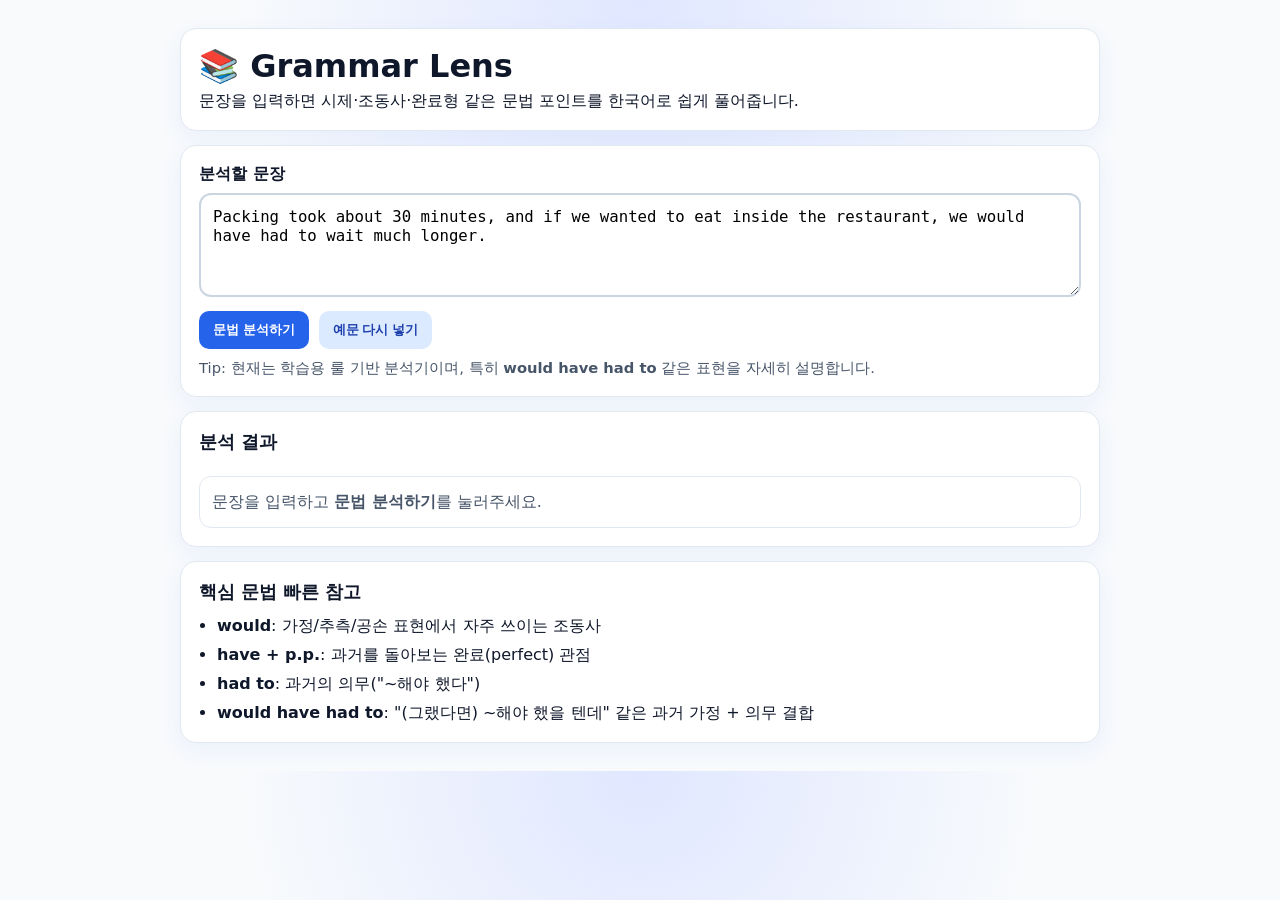
<file: index.html>
<!doctype html>
<html lang="ko">
<head>
  <meta charset="UTF-8" />
  <meta name="viewport" content="width=device-width, initial-scale=1.0" />
  <title>Grammar Lens - 영어 문법 용례 해설기</title>
  <link rel="stylesheet" href="styles.css" />
</head>
<body>
  <main class="app">
    <header class="hero">
      <h1>📚 Grammar Lens</h1>
      <p>문장을 입력하면 시제·조동사·완료형 같은 문법 포인트를 한국어로 쉽게 풀어줍니다.</p>
    </header>

    <section class="panel input-panel">
      <label for="sentenceInput">분석할 문장</label>
      <textarea id="sentenceInput" rows="4">Packing took about 30 minutes, and if we wanted to eat inside the restaurant, we would have had to wait much longer.</textarea>
      <div class="actions">
        <button id="analyzeBtn">문법 분석하기</button>
        <button id="sampleBtn" class="ghost">예문 다시 넣기</button>
      </div>
      <p class="tip">Tip: 현재는 학습용 룰 기반 분석기이며, 특히 <strong>would have had to</strong> 같은 표현을 자세히 설명합니다.</p>
    </section>

    <section class="panel" id="resultPanel">
      <h2>분석 결과</h2>
      <div id="chips" class="chips"></div>
      <div id="explanation" class="explanation empty">문장을 입력하고 <strong>문법 분석하기</strong>를 눌러주세요.</div>
    </section>

    <section class="panel">
      <h2>핵심 문법 빠른 참고</h2>
      <ul class="quick-guide">
        <li><strong>would</strong>: 가정/추측/공손 표현에서 자주 쓰이는 조동사</li>
        <li><strong>have + p.p.</strong>: 과거를 돌아보는 완료(perfect) 관점</li>
        <li><strong>had to</strong>: 과거의 의무("~해야 했다")</li>
        <li><strong>would have had to</strong>: "(그랬다면) ~해야 했을 텐데" 같은 과거 가정 + 의무 결합</li>
      </ul>
    </section>
  </main>

  <script src="app.js"></script>
</body>
</html>
</file>
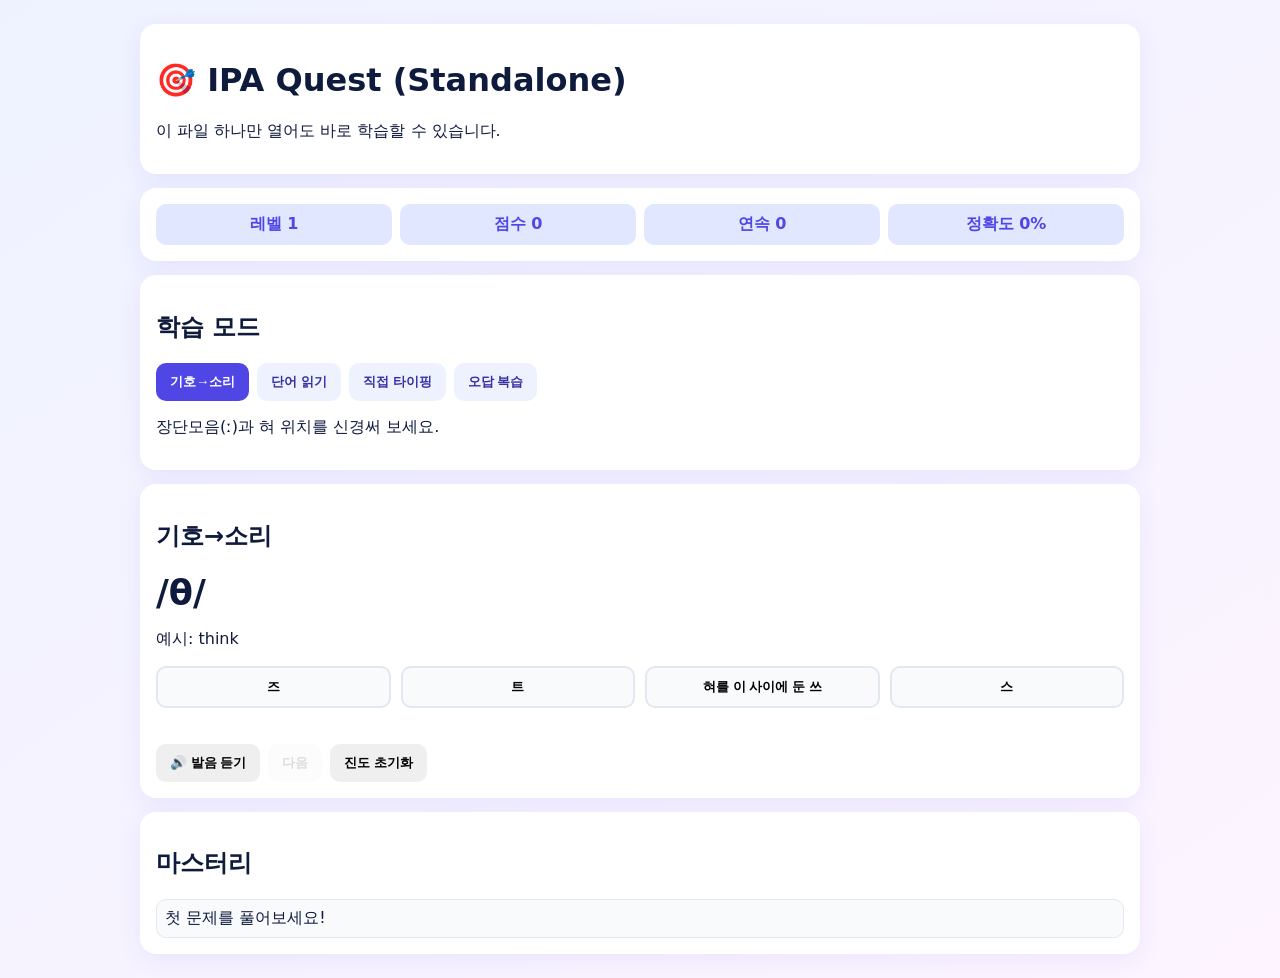
<file: ipa_quest_standalone.html>
<!doctype html>
<html lang="ko">
<head>
  <meta charset="UTF-8" />
  <meta name="viewport" content="width=device-width, initial-scale=1.0" />
  <title>IPA Quest Standalone</title>
  <style>
    :root { --card:#fff; --ink:#0f1b3d; --accent:#4f46e5; --soft:#e0e7ff; --ok:#166534; --bad:#991b1b; }
    *{box-sizing:border-box} body{margin:0;font-family:system-ui,"Noto Sans KR",sans-serif;background:linear-gradient(145deg,#eef2ff,#fdf4ff);color:var(--ink)}
    .app{width:min(1000px,94vw);margin:24px auto;display:grid;gap:14px}
    section,header{background:var(--card);border-radius:16px;padding:16px;box-shadow:0 6px 25px rgba(79,70,229,.08)}
    .status{display:grid;grid-template-columns:repeat(auto-fit,minmax(120px,1fr));gap:8px}
    .badge{background:var(--soft);color:var(--accent);padding:10px;border-radius:10px;text-align:center;font-weight:700}
    .buttons{display:flex;gap:8px;flex-wrap:wrap}
    button{border:none;border-radius:10px;padding:10px 14px;cursor:pointer;font-weight:700}
    .mode{background:#eef2ff;color:#3730a3}.mode.active{background:var(--accent);color:#fff}
    .prompt{font-size:clamp(1.5rem,4vw,2.2rem);font-weight:800;margin:10px 0}
    .choices{display:grid;grid-template-columns:repeat(auto-fit,minmax(160px,1fr));gap:10px;margin:12px 0}
    .choice{background:#f8fafc;border:2px solid #e2e8f0}.choice.correct{background:#dcfce7;border-color:#22c55e}.choice.wrong{background:#fee2e2;border-color:#f87171}
    .feedback{min-height:24px;font-weight:700}.ok{color:var(--ok)}.bad{color:var(--bad)}
    .actions{display:flex;gap:8px;flex-wrap:wrap} #nextBtn:disabled{opacity:.45;cursor:not-allowed}
    .typing{display:none}.typing.show{display:block}.typing-row{display:flex;gap:8px;margin-top:8px}.typing-row input{flex:1;padding:10px;border:2px solid #cbd5e1;border-radius:10px}
    ul{margin:0;padding:0;list-style:none} #mastery{display:grid;grid-template-columns:repeat(auto-fit,minmax(180px,1fr));gap:8px} #mastery li{background:#f8fafc;border:1px solid #e2e8f0;border-radius:10px;padding:8px}
  </style>
</head>
<body>
  <main class="app">
    <header>
      <h1>🎯 IPA Quest (Standalone)</h1>
      <p>이 파일 하나만 열어도 바로 학습할 수 있습니다.</p>
    </header>

    <section class="status">
      <div class="badge">레벨 <span id="level">1</span></div>
      <div class="badge">점수 <span id="score">0</span></div>
      <div class="badge">연속 <span id="streak">0</span></div>
      <div class="badge">정확도 <span id="accuracy">0%</span></div>
    </section>

    <section>
      <h2>학습 모드</h2>
      <div class="buttons">
        <button class="mode active" data-mode="symbol">기호→소리</button>
        <button class="mode" data-mode="word">단어 읽기</button>
        <button class="mode" data-mode="typing">직접 타이핑</button>
        <button class="mode" data-mode="review">오답 복습</button>
      </div>
      <p id="hint"></p>
    </section>

    <section>
      <h2 id="title">문제</h2>
      <div class="prompt" id="prompt"></div>
      <p id="sub"></p>
      <div class="choices" id="choices"></div>
      <div class="typing" id="typing">
        <label for="typingInput">한글 발음을 입력하세요</label>
        <div class="typing-row">
          <input id="typingInput" placeholder="예: 스케줄" />
          <button id="typingSubmit">제출</button>
        </div>
      </div>
      <div class="feedback" id="feedback"></div>
      <div class="actions">
        <button id="speakBtn">🔊 발음 듣기</button>
        <button id="nextBtn" disabled>다음</button>
        <button id="resetBtn">진도 초기화</button>
      </div>
    </section>

    <section>
      <h2>마스터리</h2>
      <ul id="mastery"></ul>
    </section>
  </main>

<script>
const symbolQuiz=[
{ipa:'/iː/',sound:'길게 이',examples:['see','team'],d:['짧은 이','에','어']},
{ipa:'/ɪ/',sound:'짧은 이',examples:['sit','ship'],d:['길게 이','에이','아']},
{ipa:'/æ/',sound:'애',examples:['cat','map'],d:['아','에','어']},
{ipa:'/ʌ/',sound:'어(짧게)',examples:['cup','love'],d:['오','애','아']},
{ipa:'/ɑː/',sound:'아(길게)',examples:['car','father'],d:['오','어','애']},
{ipa:'/θ/',sound:'혀를 이 사이에 둔 쓰',examples:['think'],d:['스','즈','트']},
{ipa:'/ð/',sound:'혀를 이 사이에 둔 즈',examples:['this'],d:['더','스','브']}
];
const wordQuiz=[
{word:'schedule',ipa:'/ˈskedʒuːl/',reading:'스케줄',aliases:['스케쥴'],meaning:'일정표'},
{word:'enough',ipa:'/ɪˈnʌf/',reading:'이너프',aliases:[],meaning:'충분한'},
{word:'colonel',ipa:'/ˈkɜːrnəl/',reading:'커널',aliases:[],meaning:'대령'},
{word:'choir',ipa:'/ˈkwaɪər/',reading:'콰이어',aliases:[],meaning:'합창단'},
{word:'genre',ipa:'/ˈʒɑːnrə/',reading:'장르',aliases:['잔르'],meaning:'장르'}
];
const KEY='ipa-quest-standalone-v1';
const s={mode:'symbol',score:0,streak:0,level:1,total:0,correct:0,current:null,mastery:new Map(),wrong:[],answered:false};
const $=id=>document.getElementById(id);
const refs={level:$('level'),score:$('score'),streak:$('streak'),accuracy:$('accuracy'),title:$('title'),prompt:$('prompt'),sub:$('sub'),choices:$('choices'),feedback:$('feedback'),next:$('nextBtn'),speak:$('speakBtn'),reset:$('resetBtn'),mastery:$('mastery'),hint:$('hint'),typing:$('typing'),typingInput:$('typingInput'),typingSubmit:$('typingSubmit'),modes:[...document.querySelectorAll('.mode')]};
const shuffle=a=>[...a].sort(()=>Math.random()-.5);
function save(){localStorage.setItem(KEY,JSON.stringify({score:s.score,streak:s.streak,level:s.level,total:s.total,correct:s.correct,mastery:[...s.mastery.entries()],wrong:s.wrong}));}
function load(){try{const p=JSON.parse(localStorage.getItem(KEY)||'{}');s.score=p.score||0;s.streak=p.streak||0;s.level=p.level||1;s.total=p.total||0;s.correct=p.correct||0;s.mastery=new Map(p.mastery||[]);s.wrong=p.wrong||[]}catch{}}
function render(){refs.level.textContent=s.level;refs.score.textContent=s.score;refs.streak.textContent=s.streak;refs.accuracy.textContent=`${s.total?Math.round(s.correct/s.total*100):0}%`;refs.mastery.innerHTML='';const t=[...s.mastery.entries()].sort((a,b)=>b[1]-a[1]).slice(0,8);if(!t.length){refs.mastery.innerHTML='<li>첫 문제를 풀어보세요!</li>';return;}t.forEach(([k,v])=>{const li=document.createElement('li');li.textContent=`${k} — ${v>=3?'🔥 마스터':v>=1?'📈 진행중':'🔁 복습필요'}`;refs.mastery.appendChild(li);});}
function optionBtn(text){const b=document.createElement('button');b.className='choice';b.textContent=text;b.onclick=()=>checkChoice(text,b);refs.choices.appendChild(b)}
function setTyping(show){refs.typing.classList.toggle('show',show)}
function nextQ(){s.answered=false;refs.next.disabled=true;refs.feedback.className='feedback';refs.feedback.textContent='';refs.choices.innerHTML='';setTyping(false);
if(s.mode==='typing'){const i=wordQuiz[Math.floor(Math.random()*wordQuiz.length)];s.current={...i,key:`typing:${i.word}`};refs.title.textContent='직접 타이핑';refs.prompt.textContent=`${i.word}  ${i.ipa}`;refs.sub.textContent=`뜻: ${i.meaning}`;refs.hint.textContent='선택지 없이 직접 입력해 실전처럼 연습하세요.';setTyping(true);refs.typingInput.value='';return;}
if(s.mode==='review'){if(!s.wrong.length){refs.title.textContent='오답 복습';refs.prompt.textContent='🎉 오답이 없습니다';refs.sub.textContent='다른 모드에서 학습 후 다시 오세요.';refs.hint.textContent='오답은 자동 저장됩니다.';return;}const i=s.wrong[Math.floor(Math.random()*s.wrong.length)];const opts=shuffle([i.reading,...shuffle(wordQuiz.filter(w=>w.word!==i.word)).slice(0,3).map(w=>w.reading)]);s.current={...i,answer:i.reading,key:`review:${i.word}`};refs.title.textContent='오답 복습';refs.prompt.textContent=`${i.word}  ${i.ipa}`;refs.sub.textContent=`뜻: ${i.meaning}`;refs.hint.textContent='맞히면 오답 목록에서 제거됩니다.';opts.forEach(optionBtn);return;}
if(s.mode==='symbol'){const i=symbolQuiz[Math.floor(Math.random()*symbolQuiz.length)];const opts=shuffle([i.sound,...i.d]).slice(0,4);s.current={...i,answer:i.sound,key:`symbol:${i.ipa}`};refs.title.textContent='기호→소리';refs.prompt.textContent=i.ipa;refs.sub.textContent=`예시: ${i.examples.join(', ')}`;refs.hint.textContent='장단모음(ː)과 혀 위치를 신경써 보세요.';opts.forEach(optionBtn);return;}
const i=wordQuiz[Math.floor(Math.random()*wordQuiz.length)];const opts=shuffle([i.reading,...shuffle(wordQuiz.filter(w=>w.word!==i.word)).slice(0,3).map(w=>w.reading)]);s.current={...i,answer:i.reading,key:`word:${i.word}`};refs.title.textContent='단어 읽기';refs.prompt.textContent=`${i.word}  ${i.ipa}`;refs.sub.textContent=`뜻: ${i.meaning}`;refs.hint.textContent='강세(ˈ) 위치를 먼저 확인하세요.';opts.forEach(optionBtn);
}
function trackWrong(add){if(!s.current.word) return; if(add){if(!s.wrong.some(w=>w.word===s.current.word)) s.wrong.push({word:s.current.word,ipa:s.current.ipa,reading:s.current.reading,meaning:s.current.meaning});} else {s.wrong=s.wrong.filter(w=>w.word!==s.current.word);} }
function result(ok,user=''){s.total++; if(ok){s.correct++;s.streak++;const b=12+Math.min(10,s.streak);s.score+=b;refs.feedback.textContent=`정답! +${b}점`;refs.feedback.classList.add('ok');trackWrong(false);} else {s.streak=0;s.score=Math.max(0,s.score-5);refs.feedback.textContent=`오답! ${user?`(입력: ${user}) `:''}정답은 "${s.current.answer||s.current.reading}"`;refs.feedback.classList.add('bad');trackWrong(true);}const m=s.mastery.get(s.current.key)||0;s.mastery.set(s.current.key,Math.max(0,m+(ok?1:-1)));s.level=Math.floor(s.score/150)+1;refs.next.disabled=false;render();save();}
function checkChoice(ans,btn){if(s.answered) return; s.answered=true;[...refs.choices.children].forEach(b=>{if(b.textContent===(s.current.answer||s.current.reading)) b.classList.add('correct')});if(ans!==(s.current.answer||s.current.reading)) btn.classList.add('wrong');result(ans===(s.current.answer||s.current.reading));}
function checkTyping(){if(s.answered||s.mode!=='typing')return;const u=refs.typingInput.value.trim();if(!u){refs.feedback.textContent='입력 후 제출해주세요.';refs.feedback.className='feedback bad';return;}s.answered=true;const n=u.replaceAll(' ','').toLowerCase();const accepted=[s.current.reading,...(s.current.aliases||[])].map(v=>v.replaceAll(' ','').toLowerCase());result(accepted.includes(n),u);}
function speak(){if(!s.current) return;const u=new SpeechSynthesisUtterance();u.lang='en-US';u.text=s.current.examples?.[0]||s.current.word||'';speechSynthesis.cancel();speechSynthesis.speak(u)}
function reset(){localStorage.removeItem(KEY);Object.assign(s,{score:0,streak:0,level:1,total:0,correct:0,mastery:new Map(),wrong:[]});render();nextQ();}
refs.modes.forEach(b=>b.addEventListener('click',()=>{refs.modes.forEach(x=>x.classList.remove('active'));b.classList.add('active');s.mode=b.dataset.mode;nextQ();}));
refs.next.onclick=nextQ;refs.speak.onclick=speak;refs.reset.onclick=reset;refs.typingSubmit.onclick=checkTyping;refs.typingInput.addEventListener('keydown',e=>{if(e.key==='Enter')checkTyping()});
load();render();nextQ();
</script>
</body>
</html>
</file>
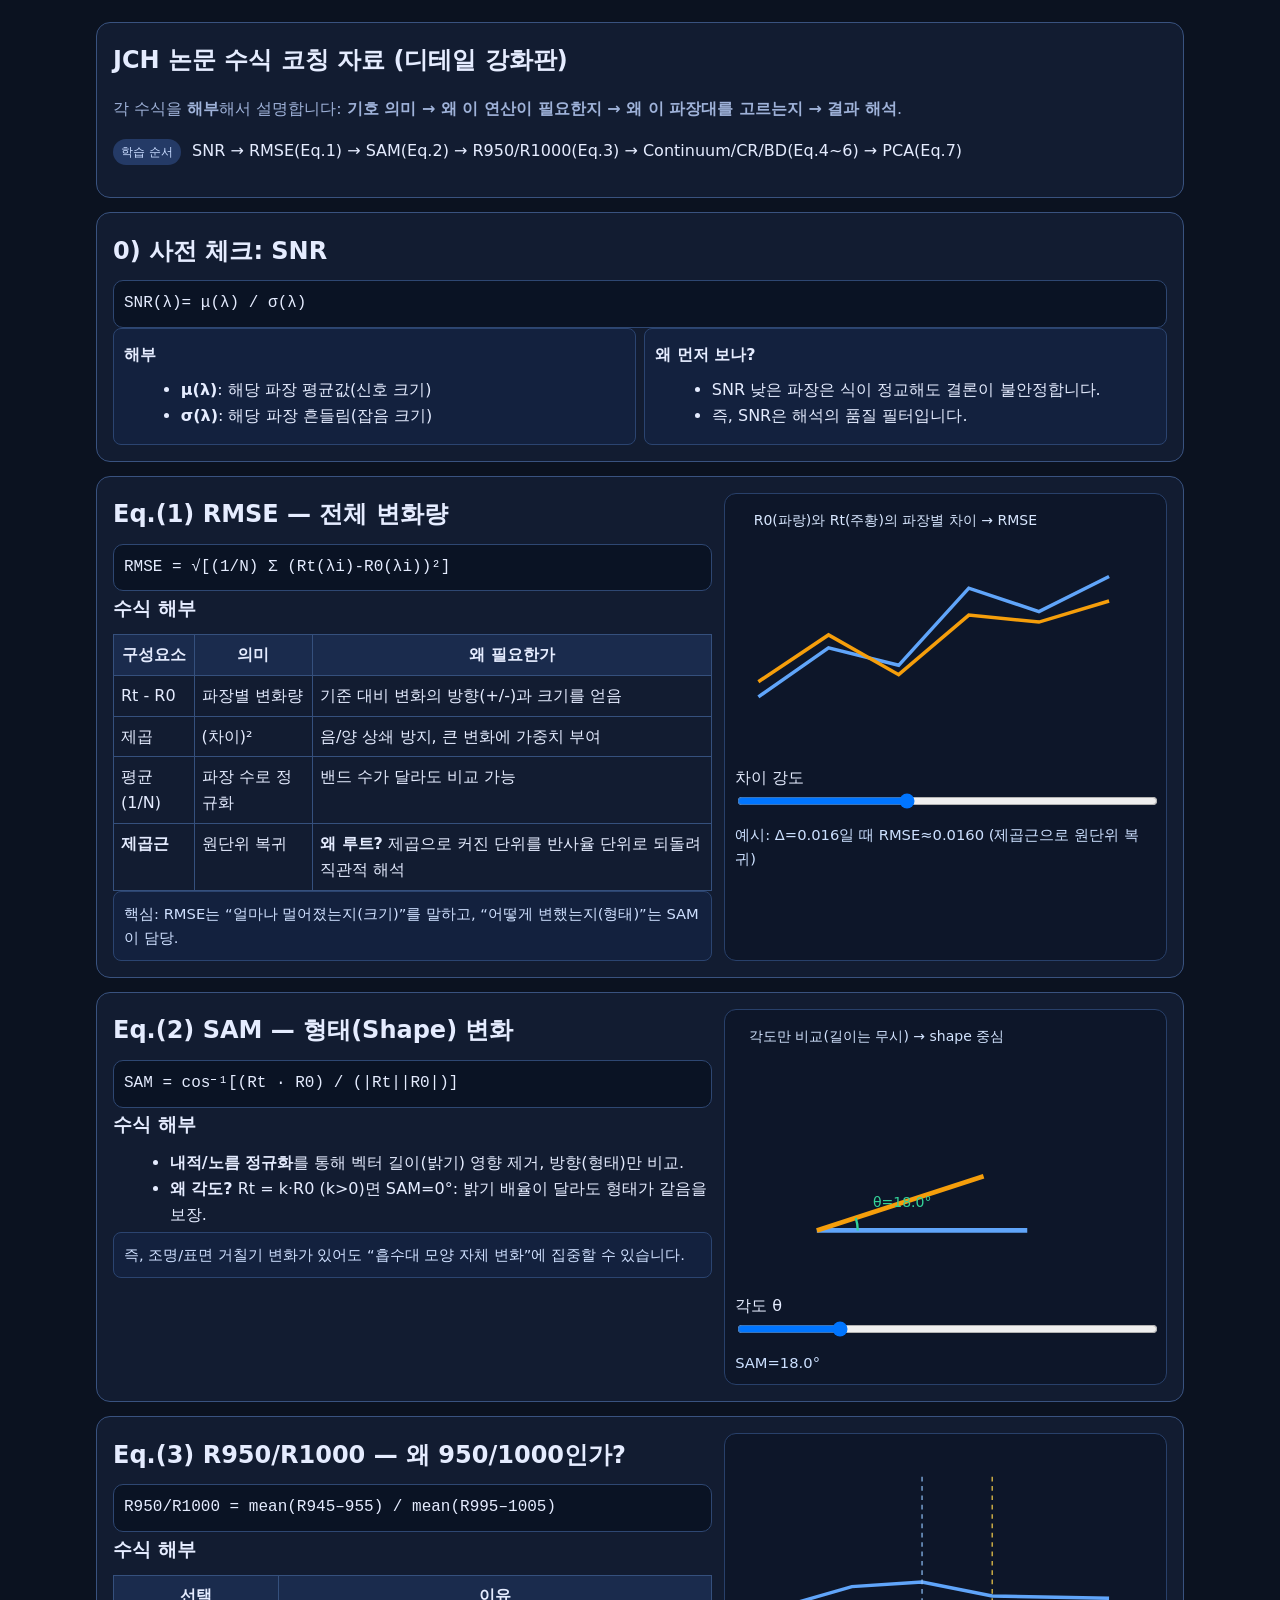
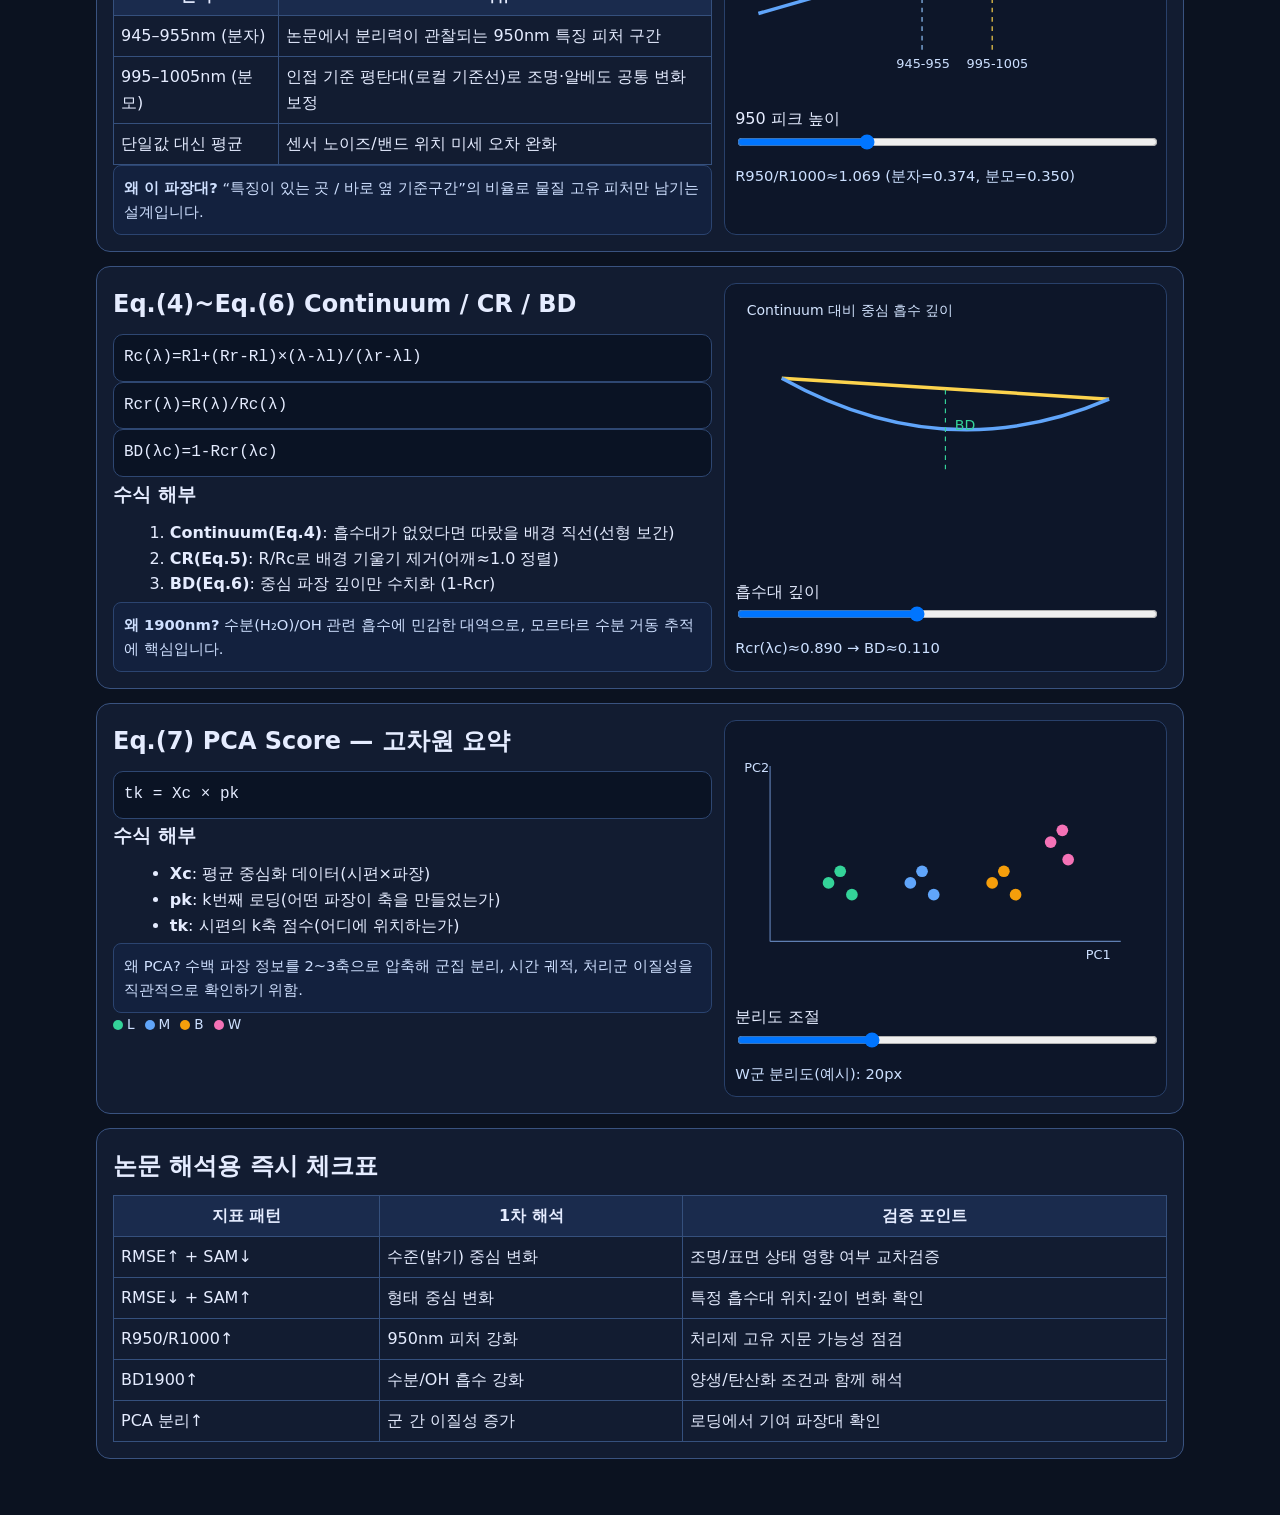
<file: jch_equation_coaching.html>
<!doctype html>
<html lang="ko">
<head>
  <meta charset="UTF-8" />
  <meta name="viewport" content="width=device-width, initial-scale=1.0" />
  <title>JCH 수식 코칭 자료 (디테일 강화판)</title>
  <style>
    :root{--bg:#0b1220;--panel:#121c31;--soft:#1b2947;--text:#e5ecff;--muted:#9fb2d9;--line:#39527f;--accent:#6ea8ff;--good:#34d399;--warn:#fbbf24}
    *{box-sizing:border-box} body{margin:0;font-family:'Noto Sans KR',system-ui,sans-serif;background:var(--bg);color:var(--text);line-height:1.62}
    .wrap{max-width:1120px;margin:0 auto;padding:22px 16px 56px;display:grid;gap:14px}
    .hero,.sec{background:var(--panel);border:1px solid var(--line);border-radius:14px;padding:16px}
    h1,h2,h3,h4{margin:.15rem 0 .6rem}.muted{color:var(--muted)}
    .formula{font-family:Consolas,monospace;background:#0a1324;border:1px solid #2e4772;border-radius:10px;padding:10px;overflow:auto}
    .grid{display:grid;grid-template-columns:1.15fr .85fr;gap:12px}
    .viz{background:#0d1629;border:1px solid #28406a;border-radius:12px;padding:10px}
    .tag{display:inline-block;padding:3px 8px;border-radius:999px;font-size:.78rem;background:#243a66;color:#c8dbff;margin-right:6px}
    ul,ol{margin:.2rem 0 .3rem 1.05rem}
    table{width:100%;border-collapse:collapse;margin-top:8px}th,td{border:1px solid #35507d;padding:7px;vertical-align:top}th{background:#1a2b4d}
    .range{display:grid;gap:6px;margin-top:8px} input[type=range]{width:100%}
    .value{font-size:.92rem;color:#cce0ff}.box{padding:10px;border-radius:8px;background:#13213e;border:1px solid #2b4470}
    .subgrid{display:grid;grid-template-columns:1fr 1fr;gap:8px}.mini{font-size:.92rem;color:#cfe0ff}
    .legend{display:flex;gap:10px;flex-wrap:wrap;font-size:.85rem;color:#cde0ff}.dot{width:10px;height:10px;border-radius:99px;display:inline-block;margin-right:4px;vertical-align:middle}
    .g{background:#34d399}.b{background:#60a5fa}.o{background:#f59e0b}.p{background:#f472b6}
    @media(max-width:920px){.grid,.subgrid{grid-template-columns:1fr}}
  </style>
</head>
<body>
<main class="wrap">
  <section class="hero">
    <h1>JCH 논문 수식 코칭 자료 (디테일 강화판)</h1>
    <p class="muted">각 수식을 <strong>해부</strong>해서 설명합니다: <strong>기호 의미 → 왜 이 연산이 필요한지 → 왜 이 파장대를 고르는지 → 결과 해석</strong>.</p>
    <p><span class="tag">학습 순서</span> SNR → RMSE(Eq.1) → SAM(Eq.2) → R950/R1000(Eq.3) → Continuum/CR/BD(Eq.4~6) → PCA(Eq.7)</p>
  </section>

  <section class="sec">
    <h2>0) 사전 체크: SNR</h2>
    <div class="formula">SNR(λ)= μ(λ) / σ(λ)</div>
    <div class="subgrid">
      <div class="box">
        <h4>해부</h4>
        <ul>
          <li><strong>μ(λ)</strong>: 해당 파장 평균값(신호 크기)</li>
          <li><strong>σ(λ)</strong>: 해당 파장 흔들림(잡음 크기)</li>
        </ul>
      </div>
      <div class="box">
        <h4>왜 먼저 보나?</h4>
        <ul>
          <li>SNR 낮은 파장은 식이 정교해도 결론이 불안정합니다.</li>
          <li>즉, SNR은 해석의 품질 필터입니다.</li>
        </ul>
      </div>
    </div>
  </section>

  <section class="sec grid">
    <div>
      <h2>Eq.(1) RMSE — 전체 변화량</h2>
      <div class="formula">RMSE = √[(1/N) Σ (Rt(λi)-R0(λi))²]</div>
      <h3>수식 해부</h3>
      <table>
        <tr><th>구성요소</th><th>의미</th><th>왜 필요한가</th></tr>
        <tr><td>Rt - R0</td><td>파장별 변화량</td><td>기준 대비 변화의 방향(+/-)과 크기를 얻음</td></tr>
        <tr><td>제곱</td><td>(차이)²</td><td>음/양 상쇄 방지, 큰 변화에 가중치 부여</td></tr>
        <tr><td>평균(1/N)</td><td>파장 수로 정규화</td><td>밴드 수가 달라도 비교 가능</td></tr>
        <tr><td><strong>제곱근</strong></td><td>원단위 복귀</td><td><strong>왜 루트?</strong> 제곱으로 커진 단위를 반사율 단위로 되돌려 직관적 해석</td></tr>
      </table>
      <div class="box mini">핵심: RMSE는 “얼마나 멀어졌는지(크기)”를 말하고, “어떻게 변했는지(형태)”는 SAM이 담당.</div>
    </div>
    <div class="viz">
      <svg viewBox="0 0 360 210" width="100%"><polyline points="20,165 80,123 140,138 200,72 260,92 320,62" fill="none" stroke="#60a5fa" stroke-width="3"/><polyline points="20,152 80,112 140,146 200,95 260,101 320,83" fill="none" stroke="#f59e0b" stroke-width="3"/><text x="16" y="18" fill="#d8e7ff" font-size="12">R0(파랑)와 Rt(주황)의 파장별 차이 → RMSE</text></svg>
      <div class="range"><label>차이 강도 <input id="rmseRange" type="range" min="0" max="40" value="16"></label><div class="value" id="rmseValue"></div></div>
    </div>
  </section>

  <section class="sec grid">
    <div>
      <h2>Eq.(2) SAM — 형태(Shape) 변화</h2>
      <div class="formula">SAM = cos⁻¹[(Rt · R0) / (|Rt||R0|)]</div>
      <h3>수식 해부</h3>
      <ul>
        <li><strong>내적/노름 정규화</strong>를 통해 벡터 길이(밝기) 영향 제거, 방향(형태)만 비교.</li>
        <li><strong>왜 각도?</strong> Rt = k·R0 (k>0)면 SAM=0°: 밝기 배율이 달라도 형태가 같음을 보장.</li>
      </ul>
      <div class="box mini">즉, 조명/표면 거칠기 변화가 있어도 “흡수대 모양 자체 변화”에 집중할 수 있습니다.</div>
    </div>
    <div class="viz">
      <svg id="samSvg" viewBox="0 0 360 220" width="100%"></svg>
      <div class="range"><label>각도 θ <input id="samRange" type="range" min="2" max="70" value="18"></label><div class="value" id="samValue"></div></div>
    </div>
  </section>

  <section class="sec grid">
    <div>
      <h2>Eq.(3) R950/R1000 — 왜 950/1000인가?</h2>
      <div class="formula">R950/R1000 = mean(R945–955) / mean(R995–1005)</div>
      <h3>수식 해부</h3>
      <table>
        <tr><th>선택</th><th>이유</th></tr>
        <tr><td>945–955nm (분자)</td><td>논문에서 분리력이 관찰되는 950nm 특징 피처 구간</td></tr>
        <tr><td>995–1005nm (분모)</td><td>인접 기준 평탄대(로컬 기준선)로 조명·알베도 공통 변화 보정</td></tr>
        <tr><td>단일값 대신 평균</td><td>센서 노이즈/밴드 위치 미세 오차 완화</td></tr>
      </table>
      <div class="box mini"><strong>왜 이 파장대?</strong> “특징이 있는 곳 / 바로 옆 기준구간”의 비율로 물질 고유 피처만 남기는 설계입니다.</div>
    </div>
    <div class="viz">
      <svg id="ratioSvg" viewBox="0 0 360 210" width="100%"></svg>
      <div class="range"><label>950 피크 높이 <input id="ratioRange" type="range" min="0" max="40" value="12"></label><div class="value" id="ratioValue"></div></div>
    </div>
  </section>

  <section class="sec grid">
    <div>
      <h2>Eq.(4)~Eq.(6) Continuum / CR / BD</h2>
      <div class="formula">Rc(λ)=Rl+(Rr-Rl)×(λ-λl)/(λr-λl)</div>
      <div class="formula">Rcr(λ)=R(λ)/Rc(λ)</div>
      <div class="formula">BD(λc)=1-Rcr(λc)</div>
      <h3>수식 해부</h3>
      <ol>
        <li><strong>Continuum(Eq.4)</strong>: 흡수대가 없었다면 따랐을 배경 직선(선형 보간)</li>
        <li><strong>CR(Eq.5)</strong>: R/Rc로 배경 기울기 제거(어깨≈1.0 정렬)</li>
        <li><strong>BD(Eq.6)</strong>: 중심 파장 깊이만 수치화 (1-Rcr)</li>
      </ol>
      <div class="box mini"><strong>왜 1900nm?</strong> 수분(H₂O)/OH 관련 흡수에 민감한 대역으로, 모르타르 수분 거동 추적에 핵심입니다.</div>
    </div>
    <div class="viz">
      <svg id="bdSvg" viewBox="0 0 360 230" width="100%"></svg>
      <div class="range"><label>흡수대 깊이 <input id="bdRange" type="range" min="4" max="70" value="32"></label><div class="value" id="bdValue"></div></div>
    </div>
  </section>

  <section class="sec grid">
    <div>
      <h2>Eq.(7) PCA Score — 고차원 요약</h2>
      <div class="formula">tk = Xc × pk</div>
      <h3>수식 해부</h3>
      <ul>
        <li><strong>Xc</strong>: 평균 중심화 데이터(시편×파장)</li>
        <li><strong>pk</strong>: k번째 로딩(어떤 파장이 축을 만들었는가)</li>
        <li><strong>tk</strong>: 시편의 k축 점수(어디에 위치하는가)</li>
      </ul>
      <div class="box mini">왜 PCA? 수백 파장 정보를 2~3축으로 압축해 군집 분리, 시간 궤적, 처리군 이질성을 직관적으로 확인하기 위함.</div>
      <div class="legend"><span><i class="dot g"></i>L</span><span><i class="dot b"></i>M</span><span><i class="dot o"></i>B</span><span><i class="dot p"></i>W</span></div>
    </div>
    <div class="viz">
      <svg id="pcaSvg" viewBox="0 0 360 220" width="100%"></svg>
      <div class="range"><label>분리도 조절 <input id="pcaRange" type="range" min="4" max="55" value="20"></label><div class="value" id="pcaValue"></div></div>
    </div>
  </section>

  <section class="sec">
    <h2>논문 해석용 즉시 체크표</h2>
    <table>
      <thead><tr><th>지표 패턴</th><th>1차 해석</th><th>검증 포인트</th></tr></thead>
      <tbody>
        <tr><td>RMSE↑ + SAM↓</td><td>수준(밝기) 중심 변화</td><td>조명/표면 상태 영향 여부 교차검증</td></tr>
        <tr><td>RMSE↓ + SAM↑</td><td>형태 중심 변화</td><td>특정 흡수대 위치·깊이 변화 확인</td></tr>
        <tr><td>R950/R1000↑</td><td>950nm 피처 강화</td><td>처리제 고유 지문 가능성 점검</td></tr>
        <tr><td>BD1900↑</td><td>수분/OH 흡수 강화</td><td>양생/탄산화 조건과 함께 해석</td></tr>
        <tr><td>PCA 분리↑</td><td>군 간 이질성 증가</td><td>로딩에서 기여 파장대 확인</td></tr>
      </tbody>
    </table>
  </section>
</main>

<script>
  const $ = (id)=>document.getElementById(id);
  function updateRMSE(){
    const d = Number($('rmseRange').value)/1000;
    $('rmseValue').textContent = `예시: Δ=${d.toFixed(3)}일 때 RMSE≈${Math.sqrt(d*d).toFixed(4)} (제곱근으로 원단위 복귀)`;
  }
  function drawSAM(){
    const deg = Number($('samRange').value), th=deg*Math.PI/180;
    const x2=70+Math.cos(th)*150, y2=180-Math.sin(th)*150;
    $('samSvg').innerHTML=`<line x1="70" y1="180" x2="250" y2="180" stroke="#60a5fa" stroke-width="4"/><line x1="70" y1="180" x2="${x2}" y2="${y2}" stroke="#f59e0b" stroke-width="4"/><path d="M105 180 A35 35 0 0 0 ${70+Math.cos(th)*35} ${180-Math.sin(th)*35}" stroke="#34d399" fill="none" stroke-width="2"/><text x="12" y="18" fill="#d3e4ff" font-size="12">각도만 비교(길이는 무시) → shape 중심</text><text x="118" y="160" fill="#34d399" font-size="12">θ=${deg.toFixed(1)}°</text>`;
    $('samValue').textContent=`SAM=${deg.toFixed(1)}°`;
  }
  function drawRatio(){
    const peak=Number($('ratioRange').value), y950=130-peak, y1000=130;
    const num=0.35+peak/500, den=0.35, r=num/den;
    $('ratioSvg').innerHTML=`<polyline points="20,145 100,122 160,${y950} 220,${y1000} 320,132" fill="none" stroke="#60a5fa" stroke-width="3"/><line x1="160" y1="28" x2="160" y2="176" stroke="#93c5fd" stroke-dasharray="4 4"/><line x1="220" y1="28" x2="220" y2="176" stroke="#fcd34d" stroke-dasharray="4 4"/><text x="138" y="192" fill="#cde0ff" font-size="11">945-955</text><text x="198" y="192" fill="#cde0ff" font-size="11">995-1005</text>`;
    $('ratioValue').textContent=`R950/R1000≈${r.toFixed(3)} (분자=${num.toFixed(3)}, 분모=${den.toFixed(3)})`;
  }
  function drawBD(){
    const depth=Number($('bdRange').value), bottom=118+depth, rc=0.29, r=rc-depth/1000, rcr=r/rc, bd=1-rcr;
    $('bdSvg').innerHTML=`<line x1="40" y1="72" x2="320" y2="90" stroke="#fcd34d" stroke-width="3"/><path d="M40 72 Q180 ${bottom} 320 90" stroke="#60a5fa" fill="none" stroke-width="3"/><line x1="180" y1="82" x2="180" y2="${bottom}" stroke="#34d399" stroke-dasharray="4 4"/><text x="188" y="${(bottom+82)/2}" fill="#34d399" font-size="12">BD</text><text x="10" y="18" fill="#d3e4ff" font-size="12">Continuum 대비 중심 흡수 깊이</text>`;
    $('bdValue').textContent=`Rcr(λc)≈${rcr.toFixed(3)} → BD≈${bd.toFixed(3)}`;
  }
  function drawPCA(){
    const sep=Number($('pcaRange').value), groups={L:[[80,130],[90,120],[100,140]],M:[[150,130],[160,120],[170,140]],B:[[220,130],[230,120],[240,140]],W:[[290-sep,95],[300-sep,85],[305-sep,110]]}, c={L:'#34d399',M:'#60a5fa',B:'#f59e0b',W:'#f472b6'};
    let s='<line x1="30" y1="180" x2="330" y2="180" stroke="#5f7fb2"/><line x1="30" y1="30" x2="30" y2="180" stroke="#5f7fb2"/>';
    Object.entries(groups).forEach(([k,pts])=>pts.forEach(([x,y])=>s+=`<circle cx="${x}" cy="${y}" r="5" fill="${c[k]}"/>`));
    s+='<text x="300" y="195" fill="#cde0ff" font-size="11">PC1</text><text x="8" y="35" fill="#cde0ff" font-size="11">PC2</text>';
    $('pcaSvg').innerHTML=s; $('pcaValue').textContent=`W군 분리도(예시): ${sep}px`;
  }
  ['rmseRange','samRange','ratioRange','bdRange','pcaRange'].forEach(id=>$(id).addEventListener('input',()=>{updateRMSE();drawSAM();drawRatio();drawBD();drawPCA();}));
  updateRMSE();drawSAM();drawRatio();drawBD();drawPCA();
</script>
</body>
</html>
</file>
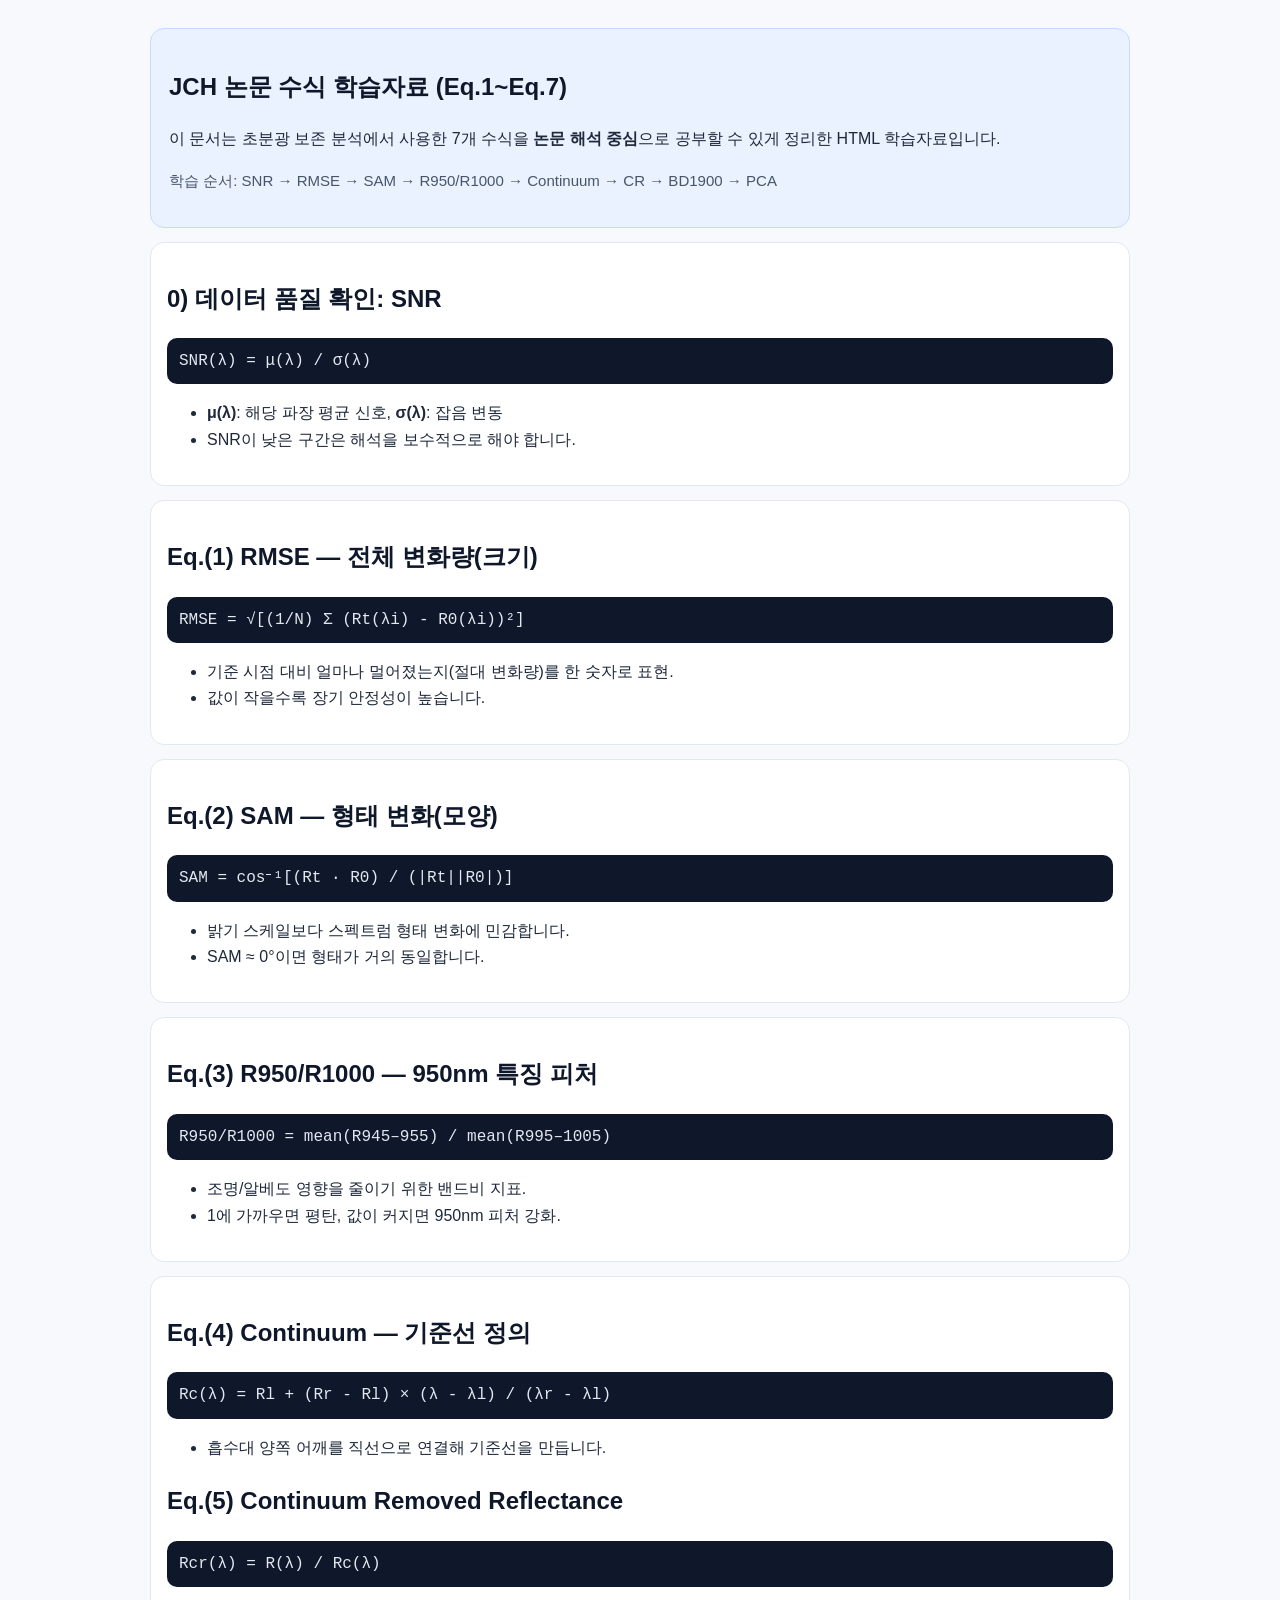
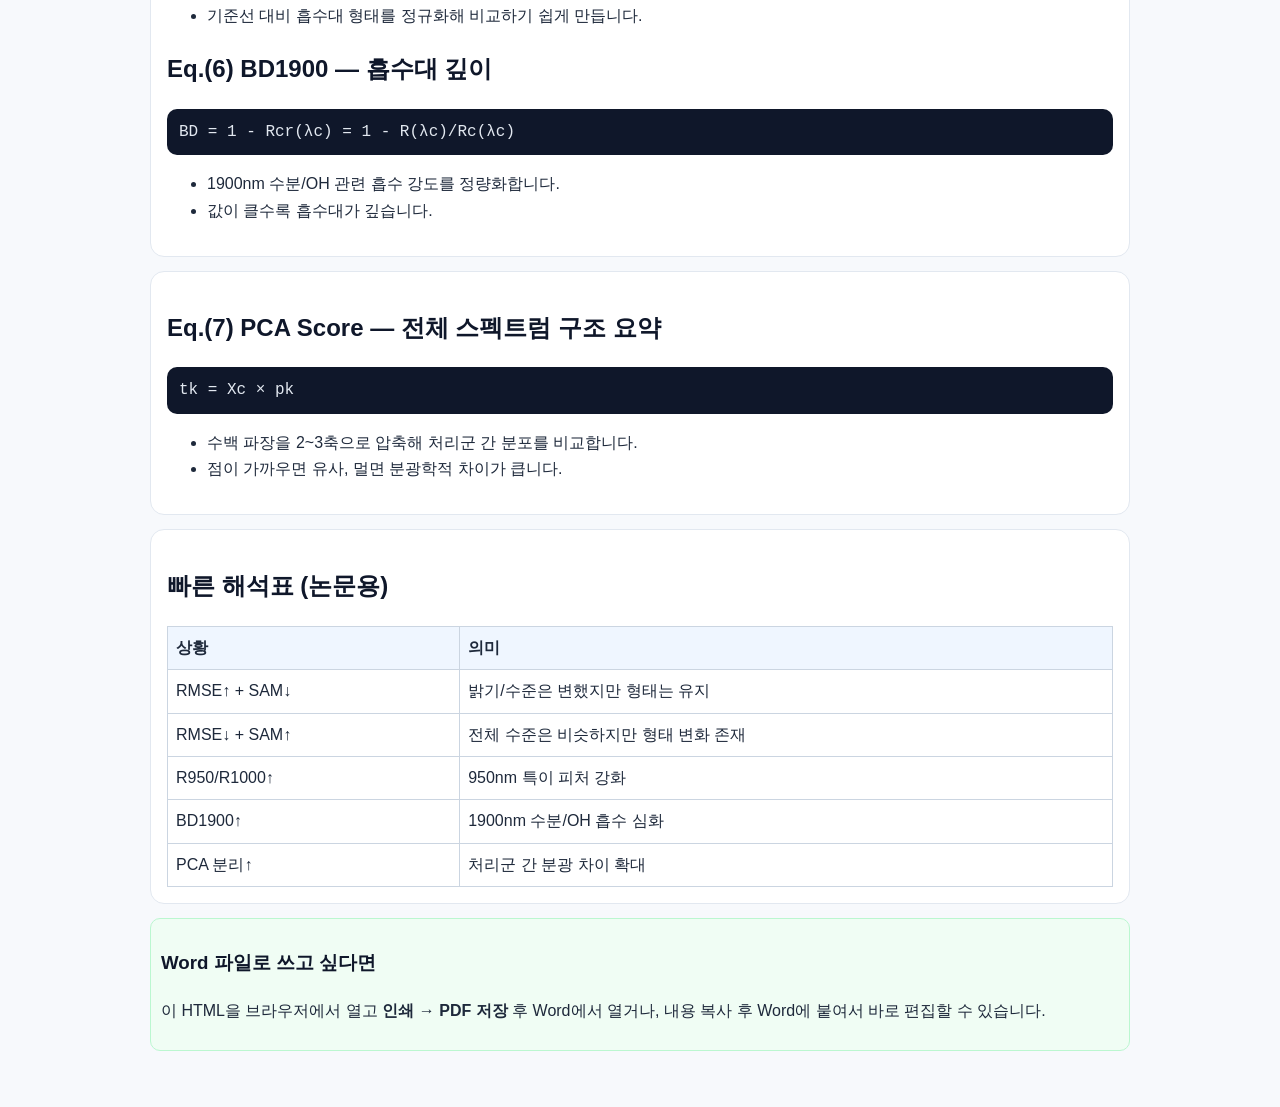
<file: jch_study_guide.html>
<!doctype html>
<html lang="ko">
<head>
  <meta charset="UTF-8" />
  <meta name="viewport" content="width=device-width, initial-scale=1.0" />
  <title>JCH 논문 수식 학습자료 (Eq.1~Eq.7)</title>
  <style>
    body { font-family: 'Noto Sans KR', Arial, sans-serif; line-height: 1.65; margin: 0; background: #f7f9fc; color: #1e293b; }
    .wrap { max-width: 980px; margin: 0 auto; padding: 28px 20px 56px; }
    h1, h2, h3 { color: #0f172a; }
    .hero { background: #eaf1ff; border: 1px solid #c8dbff; border-radius: 14px; padding: 18px; }
    .card { background: #fff; border: 1px solid #e2e8f0; border-radius: 14px; padding: 16px; margin-top: 14px; }
    .formula { background: #0f172a; color: #e2e8f0; padding: 10px 12px; border-radius: 10px; font-family: Consolas, monospace; overflow-x: auto; }
    table { width: 100%; border-collapse: collapse; margin-top: 10px; }
    th, td { border: 1px solid #cbd5e1; padding: 8px; text-align: left; }
    th { background: #eff6ff; }
    .mini { color: #475569; font-size: 0.94rem; }
    .tip { background: #f0fdf4; border: 1px solid #bbf7d0; border-radius: 10px; padding: 10px; }
  </style>
</head>
<body>
  <main class="wrap">
    <section class="hero">
      <h1>JCH 논문 수식 학습자료 (Eq.1~Eq.7)</h1>
      <p>이 문서는 초분광 보존 분석에서 사용한 7개 수식을 <strong>논문 해석 중심</strong>으로 공부할 수 있게 정리한 HTML 학습자료입니다.</p>
      <p class="mini">학습 순서: SNR → RMSE → SAM → R950/R1000 → Continuum → CR → BD1900 → PCA</p>
    </section>

    <section class="card">
      <h2>0) 데이터 품질 확인: SNR</h2>
      <div class="formula">SNR(λ) = μ(λ) / σ(λ)</div>
      <ul>
        <li><strong>μ(λ)</strong>: 해당 파장 평균 신호, <strong>σ(λ)</strong>: 잡음 변동</li>
        <li>SNR이 낮은 구간은 해석을 보수적으로 해야 합니다.</li>
      </ul>
    </section>

    <section class="card">
      <h2>Eq.(1) RMSE — 전체 변화량(크기)</h2>
      <div class="formula">RMSE = √[(1/N) Σ (Rt(λi) - R0(λi))²]</div>
      <ul>
        <li>기준 시점 대비 얼마나 멀어졌는지(절대 변화량)를 한 숫자로 표현.</li>
        <li>값이 작을수록 장기 안정성이 높습니다.</li>
      </ul>
    </section>

    <section class="card">
      <h2>Eq.(2) SAM — 형태 변화(모양)</h2>
      <div class="formula">SAM = cos⁻¹[(Rt · R0) / (|Rt||R0|)]</div>
      <ul>
        <li>밝기 스케일보다 스펙트럼 형태 변화에 민감합니다.</li>
        <li>SAM ≈ 0°이면 형태가 거의 동일합니다.</li>
      </ul>
    </section>

    <section class="card">
      <h2>Eq.(3) R950/R1000 — 950nm 특징 피처</h2>
      <div class="formula">R950/R1000 = mean(R945–955) / mean(R995–1005)</div>
      <ul>
        <li>조명/알베도 영향을 줄이기 위한 밴드비 지표.</li>
        <li>1에 가까우면 평탄, 값이 커지면 950nm 피처 강화.</li>
      </ul>
    </section>

    <section class="card">
      <h2>Eq.(4) Continuum — 기준선 정의</h2>
      <div class="formula">Rc(λ) = Rl + (Rr - Rl) × (λ - λl) / (λr - λl)</div>
      <ul>
        <li>흡수대 양쪽 어깨를 직선으로 연결해 기준선을 만듭니다.</li>
      </ul>

      <h2>Eq.(5) Continuum Removed Reflectance</h2>
      <div class="formula">Rcr(λ) = R(λ) / Rc(λ)</div>
      <ul>
        <li>기준선 대비 흡수대 형태를 정규화해 비교하기 쉽게 만듭니다.</li>
      </ul>

      <h2>Eq.(6) BD1900 — 흡수대 깊이</h2>
      <div class="formula">BD = 1 - Rcr(λc) = 1 - R(λc)/Rc(λc)</div>
      <ul>
        <li>1900nm 수분/OH 관련 흡수 강도를 정량화합니다.</li>
        <li>값이 클수록 흡수대가 깊습니다.</li>
      </ul>
    </section>

    <section class="card">
      <h2>Eq.(7) PCA Score — 전체 스펙트럼 구조 요약</h2>
      <div class="formula">tk = Xc × pk</div>
      <ul>
        <li>수백 파장을 2~3축으로 압축해 처리군 간 분포를 비교합니다.</li>
        <li>점이 가까우면 유사, 멀면 분광학적 차이가 큽니다.</li>
      </ul>
    </section>

    <section class="card">
      <h2>빠른 해석표 (논문용)</h2>
      <table>
        <thead>
          <tr><th>상황</th><th>의미</th></tr>
        </thead>
        <tbody>
          <tr><td>RMSE↑ + SAM↓</td><td>밝기/수준은 변했지만 형태는 유지</td></tr>
          <tr><td>RMSE↓ + SAM↑</td><td>전체 수준은 비슷하지만 형태 변화 존재</td></tr>
          <tr><td>R950/R1000↑</td><td>950nm 특이 피처 강화</td></tr>
          <tr><td>BD1900↑</td><td>1900nm 수분/OH 흡수 심화</td></tr>
          <tr><td>PCA 분리↑</td><td>처리군 간 분광 차이 확대</td></tr>
        </tbody>
      </table>
    </section>

    <section class="card tip">
      <h3>Word 파일로 쓰고 싶다면</h3>
      <p>이 HTML을 브라우저에서 열고 <strong>인쇄 → PDF 저장</strong> 후 Word에서 열거나, 내용 복사 후 Word에 붙여서 바로 편집할 수 있습니다.</p>
    </section>
  </main>
</body>
</html>
</file>
<file: styles.css>
:root {
  --bg: #f8fafc;
  --card: #ffffff;
  --ink: #0f172a;
  --muted: #475569;
  --primary: #2563eb;
  --primary-soft: #dbeafe;
  --border: #e2e8f0;
}

* { box-sizing: border-box; }
body {
  margin: 0;
  font-family: "Pretendard", "Noto Sans KR", system-ui, sans-serif;
  background: radial-gradient(circle at top, #e0e7ff 0%, var(--bg) 40%);
  color: var(--ink);
}

.app {
  width: min(920px, 94vw);
  margin: 28px auto;
  display: grid;
  gap: 14px;
}

.hero,
.panel {
  background: var(--card);
  border: 1px solid var(--border);
  border-radius: 16px;
  padding: 18px;
  box-shadow: 0 8px 24px rgba(37, 99, 235, 0.06);
}

h1 { margin: 0 0 6px; }
h2 { margin: 0 0 12px; font-size: 1.1rem; }
p { margin: 0; }

label {
  font-weight: 700;
  display: block;
  margin-bottom: 8px;
}

textarea {
  width: 100%;
  border: 2px solid #cbd5e1;
  border-radius: 12px;
  padding: 12px;
  font-size: 0.98rem;
  resize: vertical;
}

.actions {
  display: flex;
  gap: 10px;
  margin-top: 10px;
  flex-wrap: wrap;
}

button {
  border: none;
  border-radius: 10px;
  padding: 10px 14px;
  font-weight: 700;
  cursor: pointer;
  background: var(--primary);
  color: #fff;
}

button.ghost {
  background: var(--primary-soft);
  color: #1e40af;
}

.tip {
  margin-top: 10px;
  color: var(--muted);
  font-size: 0.92rem;
}

.chips {
  display: flex;
  flex-wrap: wrap;
  gap: 8px;
  margin-bottom: 10px;
}

.chip {
  background: #eff6ff;
  color: #1d4ed8;
  border: 1px solid #bfdbfe;
  padding: 6px 10px;
  border-radius: 999px;
  font-size: 0.86rem;
  font-weight: 700;
}

.explanation {
  border: 1px solid var(--border);
  border-radius: 12px;
  padding: 12px;
  line-height: 1.6;
  white-space: pre-line;
}

.explanation.empty {
  color: var(--muted);
}

.quick-guide {
  margin: 0;
  padding-left: 18px;
  display: grid;
  gap: 8px;
}
</file>
